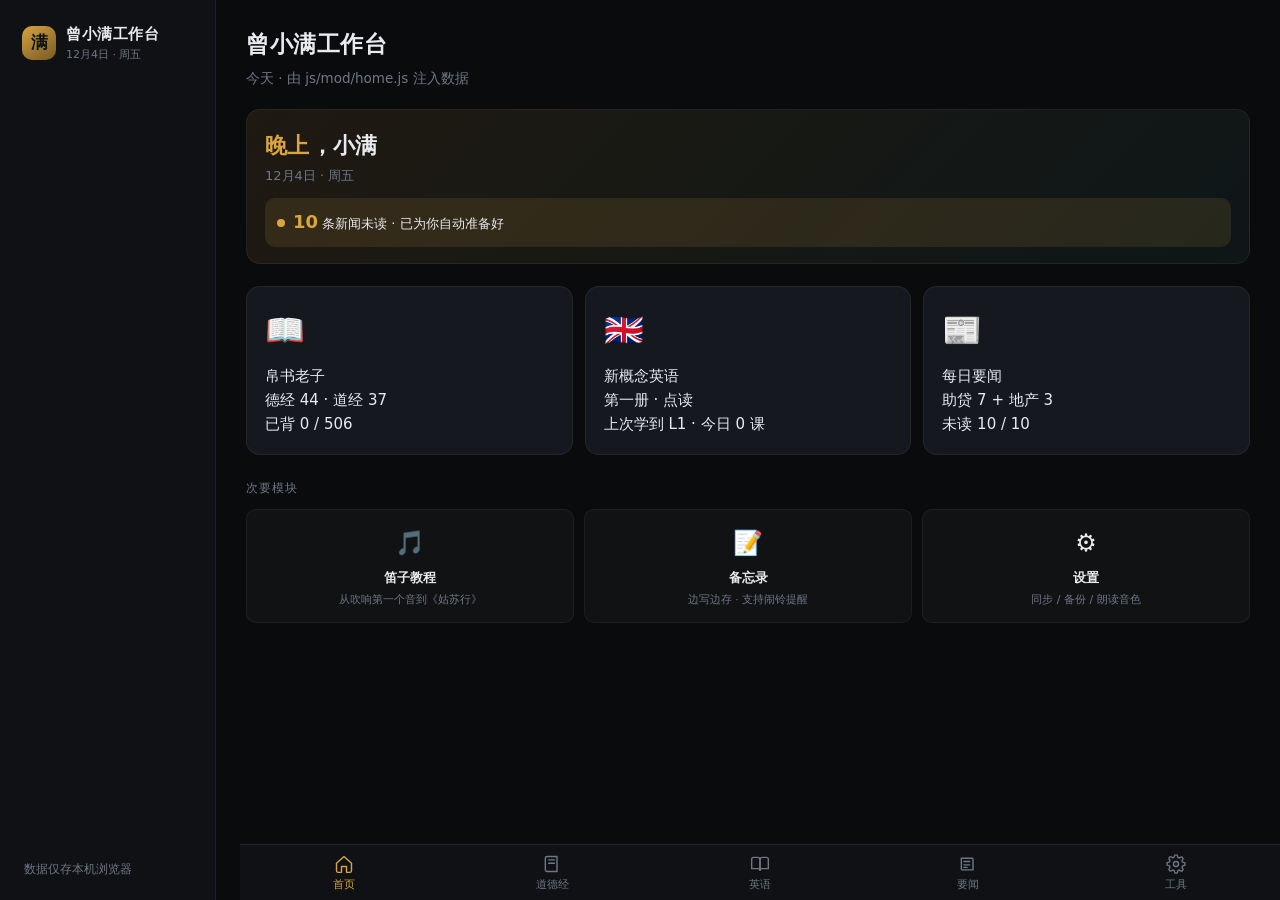
<file: index.html>
<!DOCTYPE html>
<html lang="zh-CN" data-page-node-id="Luz8ak5XFEHIqBhVfdzH4z">
<head data-page-node-id="7lUGBSa52C5rKz70gEhdr4">
<meta charset="UTF-8" data-page-node-id="IwMhmSfh4ZIT3KtiR08w9d">
<meta name="viewport" content="width=device-width, initial-scale=1, viewport-fit=cover" data-page-node-id="08dkoARb58ZtiILYeI0sz1">
<meta name="theme-color" content="#0a0b0d" data-page-node-id="dCWttTe1GUqUoQDDBFRf4I">
<meta http-equiv="Cache-Control" content="no-cache, no-store, must-revalidate" data-page-node-id="1NwEZwRbi9ZlqgXTETFv49">
<title>曾小满工作台</title>
<link rel="manifest" href="manifest.json" data-page-node-id="AVDkP6tYMJr9mOdXj0IAnz">
<link rel="icon" href="img/icon.svg" type="image/svg+xml" data-page-node-id="Hax8AQR1aIvhaW1P1o4qNe">
<link rel="apple-touch-icon" href="img/icon.svg" data-page-node-id="gD5HBX7a0gn1GF2vlXMiFi">
<link rel="stylesheet" href="css/app.css" data-page-node-id="HHECrQnLqqabyIsIvhElID">
</head>
<body data-page-node-id="PocsiNg3I30zT9patgvOGu">

<!-- ============ 侧边导航 ============ -->
<aside class="sidebar" data-page-node-id="FOUEhw876Yixq1wmsqii1W">
  <div class="brand" data-page-node-id="RlIFQmdJxiDcaacjwgnXW1">
    <div class="brand-mark" data-page-node-id="YYNJyfGHpR1i7qrqGJvXm0">满</div>
    <div data-page-node-id="hcUh6gxbhVVAIFBblvk5fF">
      <div class="brand-name" data-page-node-id="RRBYylY0JAmuDzGtoLc6za">曾小满工作台</div>
      <div class="brand-sub" id="todayLabel" data-page-node-id="utsx4I6Cv6FzXMo9dEQek2"></div>
    </div>
  </div>

  <nav class="nav" id="nav" data-page-node-id="cYyTeOq2527cdptrmwfcnu">
    <!-- Portal 形态：侧边导航不再承担模块切换，主入口由首页 Portal 卡片 + 底部 TabBar 承担 -->
  </nav>

  <div class="side-foot" data-page-node-id="GaqgnZpnGIyjDJIwAmcjCl">
    <div class="mini" id="footTip" data-page-node-id="7lds5l53r2eEzRrZGVGs7T">数据仅存本机浏览器</div>
  </div>
</aside>

<!-- ============ 主内容 ============ -->
<main class="main" data-page-node-id="IpF6J9o9ykCHVHRKhxDVGy">

  <!-- ---------- 首页 Portal（静态兜底 + JS 注水） ---------- -->
  <section class="page active" id="page-home" data-page-node-id="a1B2c3D4e5F6g7H8i9J0kL">
    <div class="page-head">
      <h1 class="page-title">曾小满工作台</h1>
      <div class="page-desc" id="homeDate">今天 · 由 js/mod/home.js 注入数据</div>
    </div>
    <noscript>
      <div class="card" style="background:rgba(255,200,80,0.08);border-color:#7a6320">
        本工作台需要 JavaScript 才能交互。请在浏览器开启 JS 后刷新本页。
      </div>
    </noscript>

    <div id="homeHero" class="home-hero">
      <div class="home-hi"><span class="home-time" id="homeTimeOfDay">你好</span>，小满</div>
      <div class="home-date" id="homeDateLabel">—</div>
      <div class="home-unread" id="homeUnread">
        <span class="dot"></span>
        <span id="homeUnreadText">加载中…</span>
      </div>
    </div>

    <div class="home-grid">
      <a class="home-card" data-go="ddj">
        <div class="home-card-icon">📖</div>
        <div class="home-card-title">帛书老子</div>
        <div class="home-card-sub">德经 44 · 道经 37</div>
        <div class="home-card-stats" id="homeCardDdj">已背 0 / 506</div>
      </a>
      <a class="home-card" data-go="nce">
        <div class="home-card-icon">🇬🇧</div>
        <div class="home-card-title">新概念英语</div>
        <div class="home-card-sub">第一册 · 点读</div>
        <div class="home-card-stats" id="homeCardNce">今日已读 0 篇</div>
      </a>
      <a class="home-card" data-go="news">
        <div class="home-card-icon">📰</div>
        <div class="home-card-title">每日要闻</div>
        <div class="home-card-sub">助贷 7 + 地产 3</div>
        <div class="home-card-stats" id="homeCardNews">未读 0 / 10</div>
      </a>
    </div>

    <div class="home-section-title">次要模块</div>
    <div class="home-mini">
      <a class="home-mini-item" data-go="flute">
        <div class="ico">🎵</div>
        <div class="n">笛子教程</div>
        <div class="d">从吹响第一个音到《姑苏行》</div>
      </a>
      <a class="home-mini-item" data-go="memo">
        <div class="ico">📝</div>
        <div class="n">备忘录</div>
        <div class="d">边写边存 · 支持闹铃提醒</div>
      </a>
      <a class="home-mini-item" data-go="settings">
        <div class="ico">⚙️</div>
        <div class="n">设置</div>
        <div class="d">同步 / 备份 / 朗读音色</div>
      </a>
    </div>
  </section>

  <!-- ---------- 道德经 ---------- -->
  <section class="page" id="page-ddj" data-page-node-id="31OmGoAz9QCEC80JoAWCCa">
    <div class="page-head" data-page-node-id="eLjvFNG22IgmmAgTT7pMkk">
      <h1 class="page-title" data-page-node-id="0ZvUp0k6jldNwvorbAGwcO">帛书老子 · 每日六句</h1>
      <div class="page-desc" data-page-node-id="NY0t2izxuMaiyCQZS0EPNK">德经 44 章 · 道经 37 章，全文 506 句，每字带拼音</div>
    </div>

    <div class="stats" data-page-node-id="b12s8wdujOa0xMdr8Pti9c">
      <div class="stat" data-page-node-id="xLproAgnJKEmWam7WGDYxG"><div class="k" data-page-node-id="erCF8qjcOs9PGKFWu5fKD5">连续打卡</div><div class="v" id="ddjStreak" data-page-node-id="ocdso5XiONxVJo6w9fKche">0 <small data-page-node-id="jB84eVoIRiNdeZRzrXEExO">天</small></div></div>
      <div class="stat" data-page-node-id="rdF0NSXWY6C2Gy2saGCWHJ"><div class="k" data-page-node-id="fZf5BsoP7BAAFQLaqdpySP">已背句子</div><div class="v" id="ddjDone" data-page-node-id="lKnUc12gRhxAT4VlheqvDL">0 <small data-page-node-id="TUkG4rjSvs16J0o28RM6Bo">/ 506</small></div></div>
      <div class="stat" data-page-node-id="UuEYYEglg5v8Mlmjjz1g8d"><div class="k" data-page-node-id="3FYgBZDllNf2R50waZKAMi">今日进度</div><div class="v" id="ddjToday" data-page-node-id="BhsAAVXdFwVDLQM83MyOaH">0 <small data-page-node-id="5iq2mJKdgXOlWhLvHurhwj">/ 6</small></div></div>
      <div class="stat" data-page-node-id="KKOPzlFWFGy1lPndNyfc2f"><div class="k" data-page-node-id="CwMTHqP4WyjRCSgZzn8DBj">总进度</div><div class="v" id="ddjPct" data-page-node-id="Qf0wfWhsTuLp2YKSMXMXBz">0<small data-page-node-id="lwC8MhDHdB8LE6ANcYLquT">%</small></div></div>
    </div>
    <div class="bar" style="margin-bottom:18px" data-page-node-id="PEObBfl4a2Vy0JWCaRjDH9"><i id="ddjBar" style="width:0" data-page-node-id="Y1uYtXj2Cwd6hO2FxTr9MI"></i></div>

    <div class="card" id="ddjReviewCard" style="display:none" data-page-node-id="HeeO3gDLRfovTifofQylLi">
      <div class="card-title" data-page-node-id="C1eauwNc4rMzHdKF8uaLUg"><span class="dot" data-page-node-id="M1ObsSgvvWy5BcZOWtleaL"></span>温故昨日<span class="right" data-page-node-id="NU1H4ww9cZjQBXpP4EcT27">先过一遍昨天背的</span></div>
      <div id="ddjReview" data-page-node-id="iRvx27BY5LGgo4oTvti9Lq"></div>
    </div>

    <div class="card" data-page-node-id="IlM28zqVG8EeJEf2uCtqCP">
      <div class="card-title" data-page-node-id="LTkiL56wcvVyGPZaDYUERI">
        <span class="dot" data-page-node-id="zhzaHH922HHMvSupB3S1WW"></span>今日背诵
        <span class="right" id="ddjTodayLabel" data-page-node-id="9kPDpToE8PgbIRaxNCCKof"></span>
      </div>
      <div id="ddjTodayList" data-page-node-id="nfPOTrKHrlR0q47kePS4Ug"></div>
      <div class="row" style="margin-top:14px" data-page-node-id="OE4R2QyMVZhSIFS5XP8fJk">
        <button class="btn primary" id="ddjFinishBtn" data-page-node-id="jMDUCCcsa1bxczxtnxhbhI">今日完成打卡</button>
        <button class="btn" id="ddjSpeakAll" data-page-node-id="ZCBUynaoF9gihbmUv24Qnh">朗读今日</button>
        <button class="btn" id="ddjStopSpeak" data-page-node-id="4AHgn2pce6CxC2na923aFH">停止</button>
        <button class="btn ghost" id="ddjTogglePy" data-page-node-id="FJPmJeAWni1LteJBeRT793">隐藏拼音（自测）</button>
        <button class="btn ghost" id="ddjResetToday" data-page-node-id="HNGli5F81nxnMnwngJU245">换一组</button>
        <label class="page-desc" style="margin-left:auto;white-space:nowrap" data-page-node-id="zzMNLgdsmF2XjVDLViGJat">语速
          <input type="range" id="ddjRate" min="0.5" max="1.3" step="0.05" value="0.95" style="vertical-align:middle" data-page-node-id="iUlbD2YqnbFiJH0tkjrx3K">
        </label>
      </div>
    </div>

    <div class="card" data-page-node-id="d51GjDrVB1B7Gu4zwcLAC2">
      <div class="card-title" data-page-node-id="LAXwdvuWAdGKonvqUktR95"><span class="dot" data-page-node-id="TfNQIPwFGw1e6dOHIFFlFp"></span>通读全文<span class="right" data-page-node-id="WLWCMRnCaNQuDHMhhpo8LA">点击章节点开整章</span></div>
      <div class="row" style="margin-bottom:12px" data-page-node-id="1jFxy1xNEjfnnJvohynlsj">
        <button class="btn sm" data-part="0" data-page-node-id="eaETsxHQVhNJ7UEOPbmBFE">德经（1-44章）</button>
        <button class="btn sm" data-part="1" data-page-node-id="TxruyKezsmFAQZzAp0wHY9">道经（1-37章）</button>
        <span class="page-desc" style="margin-left:6px" id="ddjPartHint" data-page-node-id="UzREjGGmqCbPkF5KGCjOge"></span>
      </div>
      <div class="chapter-grid" id="ddjChapters" data-page-node-id="cB5DfzbAnzK3tNJ7kf8Vv7"></div>
      <div id="ddjChapterView" style="margin-top:16px" data-page-node-id="UqQA2NoK1X5gri2giokhwB"></div>
    </div>
  </section>

  <!-- ---------- 新概念英语 ---------- -->
  <section class="page" id="page-nce" data-page-node-id="bmCJO1aYeGzGluKzhrM2Xh">
    <div class="page-head" data-page-node-id="R32uTrAio8ZznHXLNvamfy">
      <h1 class="page-title" data-page-node-id="BQyCGV0G44cgSYx7U25QEP">新概念英语 · 点读</h1>
      <div class="page-desc" data-page-node-id="JBZYlsdUeY7dJ9W4Oh8DEH">第一册（英语初级）· 点击句子或单词即可朗读</div>
    </div>

    <div class="card" data-page-node-id="SWFUJx8bw78tfFFjCjEEOq">
      <div class="card-title" data-page-node-id="8sUoLsd30ZeVFn5Q29X4fK"><span class="dot" data-page-node-id="n5EXdV2GyA5VS1cJL6SLfI"></span>选择课文<span class="right" id="nceCount" data-page-node-id="ehWjQI09jOlpII5XtwIGY3"></span></div>
      <div class="nce-list" id="nceList" data-page-node-id="7LMKR4i0vpDfHdOBUwX9Ab"></div>
    </div>

    <div class="card" data-page-node-id="pvBBPvD5UNLGJYIpaspX01">
      <div class="card-title" data-page-node-id="ZD0gsbghOwI8jwjaou40MA">
        <span class="dot" data-page-node-id="bCtf6pWLjgWWlhDPdOF4uG"></span><span id="nceTitle" data-page-node-id="1GHVHuaN62F6ZHa2BRWthh">Lesson</span>
        <span class="right" data-page-node-id="ujmYEj32BZOajDTT3CjdRP">
          <label class="page-desc" data-page-node-id="7LC1IsqLK7uCoqKOrgXxOA">语速 <input type="range" id="nceRate" min="0.5" max="1.3" step="0.05" value="0.9" style="vertical-align:middle" data-page-node-id="veLWXm4aF29N3U5EYPTQ25"></label>
        </span>
      </div>
      <div id="nceBody" data-page-node-id="pEplFR8D31ssmTccjYGz1k"></div>
      <div class="row" style="margin-top:14px" data-page-node-id="CD4ej4NL8EshDKiFyizfHb">
        <button class="btn primary" id="ncePlayAll" data-page-node-id="w7me27mdhPnNVRwDvNANi3">整课朗读</button>
        <button class="btn" id="nceStop" data-page-node-id="yiEO4bxmBRkUz1QkHDtqUT">停止</button>
        <button class="btn ghost" id="nceFollow" data-page-node-id="D9lHkYFGfyyuAgUj7srVoL">跟读模式</button>
        <button class="btn ghost" id="nceToggleZh" data-page-node-id="9ehc1xTLYN5J5M3ZajAV5J">隐藏中文</button>
        <button class="btn ghost" id="nceDictation" data-page-node-id="131a9afa5OT6daK37cZvE0">听写模式</button>
        <button class="btn ghost" id="nceDone" data-page-node-id="pEHkQ41FvSeRkFtpju5Wvg">今日已读打卡</button>
      </div>
    </div>

    <div class="card" data-page-node-id="rIS86JebVBA9ilYYKk0ybv">
      <div class="card-title" data-page-node-id="fx8toXKTqgcN2w11uHxJM5"><span class="dot" data-page-node-id="Km1EUMERGLlHYLEoLBqIkv"></span>本课生词<span class="right" data-page-node-id="zs5BN6pU4xcOmhoGPsfxCc">点击朗读</span></div>
      <div class="chapter-grid" id="nceWords" data-page-node-id="7qRE4BVKZhfgXaGx2MFIQS"></div>
    </div>
  </section>

  <!-- ---------- 行业要闻 ---------- -->
  <section class="page" id="page-news" data-page-node-id="cgK8BPpxSJwmBiBj9LCxPF">
    <div class="page-head" data-page-node-id="Y7qe3U4ZHgCeH35kESSzwg">
      <h1 class="page-title" data-page-node-id="2pUjJaRT4hhldyt8yLFy5y">每日要闻</h1>
      <div class="page-desc" data-page-node-id="p3gYQO3bEzPov1JNbPw4AV">助贷 / 信贷政策 · 房地产动态，每天 10 条，自动更新</div>
    </div>

    <div class="stats" data-page-node-id="Is9cJplQxQZxQoT98OgKTG">
      <div class="stat" data-page-node-id="KykWG8bxhA5e2w3PAFl2in"><div class="k" data-page-node-id="z3mOt6r2hbzmD3esWuBoRB">更新日期</div><div class="v" id="newsDate" style="font-size:17px" data-page-node-id="HcTzdFVNjnEzSuUxm8SMBi">—</div></div>
      <div class="stat" data-page-node-id="gcI4LDhU155oFSEOZMDTpE"><div class="k" data-page-node-id="hrKSI0ojXlDI954zkVEFXz">未读</div><div class="v" id="newsUnread" data-page-node-id="j6OgPSidtB33ohZNj43La3">0 <small data-page-node-id="q79Rc3npfHBBq1iao5S6oa">/ 10</small></div></div>
      <div class="stat" data-page-node-id="UEvaSOPNjvGZCksdwEPMY8"><div class="k" data-page-node-id="H2zG45l2H27QJp55GRPdXV">助贷 / 信贷</div><div class="v" id="newsCredit" data-page-node-id="h0ETEi2Ig9V7zpSiMuJa6Y">0 <small data-page-node-id="vz8oaqeLV1ziAaZRa69aM9">条</small></div></div>
      <div class="stat" data-page-node-id="MrpzoOPdxF7o0RDvWaOSGg"><div class="k" data-page-node-id="FfUFQ4dE3E9vh0Y0gyhCYN">房地产</div><div class="v" id="newsProp" data-page-node-id="bIBI8RrX6QHa45kdWEJQiY">0 <small data-page-node-id="Xil3sWHLVhHqER9SlyA1MG">条</small></div></div>
    </div>

    <div class="row" style="margin-bottom:14px" data-page-node-id="XyW4vhnFVqjyLM8zuvdDrV">
      <button class="btn sm" data-group="all" data-page-node-id="lC2zcTCcuGyKEtEEFAsP72">全部</button>
      <button class="btn sm" data-group="credit" data-page-node-id="JFssdYWhr6G0oz3UdJPmFN">助贷 / 信贷</button>
      <button class="btn sm" data-group="property" data-page-node-id="OOnTlL42zRkCcQQmBIOfVQ">房地产</button>
      <button class="btn ghost sm" id="newsReadAll" data-page-node-id="TAdPG4CrbWfMWvCRaxlA1R">全部标记已读</button>
      <button class="btn ghost sm" id="newsRefresh">刷新 ↻</button>
    </div>

    <div id="newsList" data-page-node-id="qYWG9XsMpBwz8Q5pBCisiB"></div>
  </section>

  <!-- ---------- 笛子教程 ---------- -->
  <section class="page" id="page-flute" data-page-node-id="Z0DUJvIIJkSeXrIYmUklBd">
    <div class="page-head" data-page-node-id="EYM59qx4QhAKJTP3wifVhB">
      <h1 class="page-title" data-page-node-id="NA9mBrtRGDPhESsvmkaqsy">自学竹笛</h1>
      <div class="page-desc" id="fluteDesc" data-page-node-id="SFIi9Jn53ObFCizpuaPI0c">从吹响第一个音到《姑苏行》，每课配视频</div>
    </div>

    <div class="stats" data-page-node-id="I2Lt1RqTQL0KU8AABpwAVa">
      <div class="stat" data-page-node-id="RLTHaQsatpRvX2AGQ2Pmyn"><div class="k" data-page-node-id="gaH3VGleJ6492ogzhghaou">已完成</div><div class="v" id="fluteDone" data-page-node-id="VcL1qS9EhtNeBAJ73TqtQQ">0 <small data-page-node-id="KtmWHC3SebgB3dFweUCLbn">/ 20</small></div></div>
      <div class="stat" data-page-node-id="7lbJolfsivVa7vSQjhoXBH"><div class="k" data-page-node-id="wrQutWdArj3cmeiODxEKNh">连续练习</div><div class="v" id="fluteStreak" data-page-node-id="iMXeSRmFqE9hpBzR1uAyCh">0 <small data-page-node-id="HXUtpqiw4cWmvy700U7wSK">天</small></div></div>
      <div class="stat" data-page-node-id="g2W7uhBb5IEbf3hQL4gej1"><div class="k" data-page-node-id="BQnbtD87NxtLC5lKEOcLMs">今日练习</div><div class="v" id="fluteToday" data-page-node-id="9xj004WtyeEG7EQPM6Uomj">未开始</div></div>
    </div>

    <div class="card" data-page-node-id="n1J4ZM6P3h7secWb27VLGh">
      <div class="card-title" data-page-node-id="9OBE2utkmw4txhlAjoauRD"><span class="dot" data-page-node-id="kd5bKOYzdedYswysabZG1f"></span>练习计时<span class="right" id="fluteTotal" data-page-node-id="DWPZOsCqC7YhJbNXbrbj7r"></span></div>
      <div class="row" data-page-node-id="8doVgTE0HdyAKECABrW4cO">
        <button class="btn primary" id="fluteStart" data-page-node-id="Yy7w7gvFxJ9QhCx55atMK9">开始练习</button>
        <button class="btn" id="fluteStopTimer" data-page-node-id="pWxJOd4ffXnqo6pQhInvF8">结束</button>
        <span id="fluteClock" style="font-size:24px;font-weight:700;letter-spacing:1px" data-page-node-id="OpDANUJKheTxQuApH9tgD6">00:00</span>
        <span class="page-desc" data-page-node-id="UdM7erPly65ypZ10gphO8g">今天已练 <b id="fluteMins" data-page-node-id="QKX7QgySbHIobN1HfcVDsb">0</b> 分钟</span>
      </div>
    </div>

    <div id="fluteCourse" data-page-node-id="jdbdQPlfnuFnFP1scmvn94"></div>

    <!-- 练习备忘录（快捷入口，与「备忘录」页共用同一份数据） -->
    <div class="card" id="memoCard" data-page-node-id="v2wknkDn8J7vRkHNUXxeUa">
      <div class="card-title" data-page-node-id="IViMRx1XojeGm1kcBxwonW">
        <span class="dot" data-page-node-id="pVWQL8nC1NpKsYP1FBGwMY"></span>练习备忘
        <span class="right" id="memoCount" data-page-node-id="GKyYFZxGFkXsATBBEhxKLJ"></span>
      </div>
      <div class="memo-form" data-page-node-id="fvEddNTqApDorrPkmyIhzF">
        <div class="row" data-page-node-id="6M5DemOVK9F1Ozx3DGgZVu">
          <input id="memoQuickText" class="inp" maxlength="200" style="flex:1;min-width:180px" placeholder="随手记一条：今晚练五声音阶 10 分钟…" data-page-node-id="0eeaHiAcDHGshqspwAfWKV" />
          <input type="time" id="memoQuickTime" class="inp sm" title="闹铃时间（可空）" data-page-node-id="bawtWdtsFhwQjzwUXEjm7V" />
          <button class="btn primary sm" id="memoQuickAdd" data-page-node-id="XUrLUxaLAsK9MFMUE0LLAI">添加</button>
        </div>
        <div class="page-desc" style="margin-top:6px" data-page-node-id="DrjQpaKtzCyLm23KgmILw2">日期自动记今天 · 填时间即设闹铃 · <a href="javascript:;" id="memoGo" data-page-node-id="SCqbXp1hV94KrId7prOgL3">打开完整备忘录 →</a></div>
      </div>
      <div id="memoQuickList" data-page-node-id="7P5j8raS1TbLcOHFpjNVYA"></div>
    </div>

    <div class="card" data-page-node-id="moNy3cBCor6buGJB6Wvjef">
      <div class="card-title" data-page-node-id="PWxGHFRftpZWNgcK89Xp3S"><span class="dot" data-page-node-id="rEWCiZCf0hVVGQRx4MeG1q"></span>筒音作 5 指法表<span class="right" data-page-node-id="DIMtqqFIjrQbv0JmDRXDkc">● 按孔　○ 开孔</span></div>
      <table class="finger-table" data-page-node-id="iy0AkKfuZHL1IDqOnfmMPM">
        <thead data-page-node-id="cnz2IlFE6yAp171fI40DvS"><tr data-page-node-id="QL3roMcvjsFXyjn2z4xfWR"><th data-page-node-id="rRpoaxxxAuKtiF5qc8kUjo">音</th><th data-page-node-id="hE7wCY4EIwn4s4KS2niSkd">第1孔</th><th data-page-node-id="DUqLAP1QPhDWvUzDTaWzTJ">第2孔</th><th data-page-node-id="VRLPoqf9MB2s5bPdwQ8LUa">第3孔</th><th data-page-node-id="tG91rVQJx2oMkKIa3HQzpf">第4孔</th><th data-page-node-id="5Kd50GtJAzF5cKDqW7sBDX">第5孔</th><th data-page-node-id="wGLfj53cGoYEV6EApyZFAR">第6孔</th></tr></thead>
        <tbody id="fingerBody" data-page-node-id="gynHsqSKqHqnAhwxWme7of"></tbody>
      </table>
    </div>
  </section>

  <!-- ---------- 备忘录 ---------- -->
  <section class="page" id="page-memo" data-page-node-id="OPgixPLgT5sffTansN58Bn">
    <div class="page-head" data-page-node-id="GmV5ECAFVutmqy8RPczRWx">
      <h1 class="page-title" data-page-node-id="OXDcuceJgiJBrOMwfy1LEv">备忘录</h1>
      <div class="page-desc" data-page-node-id="SHuOFAieJmURigQmDsBRIb">像 iPhone 备忘录一样随手记 · 边写边存 · 日期自动生成</div>
    </div>

    <div class="stats" data-page-node-id="30st7QrndCWfythTYFCs3F">
      <div class="stat" data-page-node-id="HxwF88BHVqF6NvYBr6oHeO"><div class="k" data-page-node-id="GfqaC1NMedudHTTKYUMxQ7">全部</div><div class="v" id="memoStatAll" data-page-node-id="fI7OGzbemnxJhZCPEt8Giq">0 <small data-page-node-id="ODoJ7Fyl3kx22rU0xIVIIA">条</small></div></div>
      <div class="stat" data-page-node-id="iC1fUF9mexE5CAgOH99C76"><div class="k" data-page-node-id="jPzFjq7TKeOkCpK7g8FKCt">今天写</div><div class="v" id="memoStatToday" data-page-node-id="1Jh5OoPDcdgtULxvLpmKTu">0 <small data-page-node-id="okPR9op3R66ZgAfiHWOic4">条</small></div></div>
      <div class="stat" data-page-node-id="qyEM8e6ioIom317HBhydj0"><div class="k" data-page-node-id="rrjVouMdrMmDbNBOgisTY1">待办</div><div class="v" id="memoStatOpen" data-page-node-id="g2DAo62BN0cFsIfbcQyXRD">0 <small data-page-node-id="R7XDNwTDX87zP9jNCwJA9f">条</small></div></div>
      <div class="stat" data-page-node-id="piAhwEwPqQwKQzdkGk7ugU"><div class="k" data-page-node-id="SDVXzGNhgNyZxHoUySGWe2">已完成</div><div class="v" id="memoStatDone" data-page-node-id="rlAlVH6RqkvgBsHlNyZkbJ">0 <small data-page-node-id="iumjLzu4ZXF4ywKre4G7pu">条</small></div></div>
    </div>

    <div class="memo-app" id="memoApp" data-page-node-id="ozJBoSF2vF7phT7uRvBh5C">
      <!-- 左：便签列表 -->
      <div class="memo-side" data-page-node-id="2en98AKipk7lOJp3DGnCkT">
        <div class="memo-top" data-page-node-id="312Va43Mbz2AaWxOnALHTy">
          <input id="memoSearch" class="inp sm" placeholder="搜索备忘…" style="flex:1;min-width:0" data-page-node-id="fQAuvkTIC1EMi86xEzLjXz">
          <button class="btn primary sm" id="memoNew" data-page-node-id="870JBIpFVEj3XtQ6GgsQVP">＋ 新建</button>
        </div>
        <div class="row" id="memoFilter" style="gap:6px;padding:0 2px 8px" data-page-node-id="GGlwt8oO0HNAiEw8h4EZ47">
          <button class="btn sm" data-f="all" data-page-node-id="mQD8lSgbZPjuwBD9YpTQzF">全部</button>
          <button class="btn sm" data-f="open" data-page-node-id="fsV9yyYJnlzVSYU0MRKisH">待办</button>
          <button class="btn sm" data-f="done" data-page-node-id="UpFnjFAhoBLQjAzDEgXF2p">已完成</button>
          <button class="btn sm ghost" id="memoClearDone" style="margin-left:auto" data-page-node-id="AXmFhCQLNhm9EXK24lgNLo">清已完</button>
        </div>
        <div id="memoNotes" class="memo-notes" data-page-node-id="GT764fpsdjClkqkG4bqBHd"></div>
      </div>

      <!-- 右：编辑区 -->
      <div class="memo-pane" data-page-node-id="B398ecJbBqmgDDMlYz4GVu">
        <div id="memoEditor" class="memo-editor" style="display:none" data-page-node-id="3GoRunnk6sngLtiLEv1Gyy">
          <div class="memo-ed-top" data-page-node-id="RMEjFzUIr8nGVNk01vtx89">
            <button class="btn sm ghost memo-back" id="memoBack" data-page-node-id="Q6pXTUg7BwLLBHiCBmGz0U">‹ 返回</button>
            <span class="memo-ed-date" id="memoEdDate" data-page-node-id="Nyr7R21E4bLKB7FDxb6Cbz"></span>
            <span class="memo-saved" id="memoSaved" data-page-node-id="FFw9nWWqzYSqVMfmJZOcVi"></span>
            <span class="memo-ed-acts" data-page-node-id="cpKsIt3J38EzT1CiSrvd0x">
              <button class="btn sm" id="memoDone" data-page-node-id="xRWsJRun2k96VPzWGvdsdc">标记完成</button>
              <button class="btn sm ghost" id="memoPin" data-page-node-id="6ikRKDocifhMajctPxah7x">置顶</button>
              <button class="btn sm ghost" id="memoDel" style="color:#e05252;border-color:#4a2626" data-page-node-id="LWEXWNXh5XipqegvAXDrAa">删除</button>
            </span>
          </div>
          <div class="row" style="gap:8px;padding:0 2px 10px" data-page-node-id="aoXeSAYmkJ63e881wJhL9l">
            <label class="memo-field" data-page-node-id="mVYlIDKoL2AGEnruQTl1dk">日期<input type="date" id="memoEdDay" class="inp sm" data-page-node-id="zntGorw8DiIvgrISyTJ0GZ"></label>
            <label class="memo-field" data-page-node-id="3MDgEa3yTLTRGzcJTihT7A">闹铃<input type="time" id="memoEdTime" class="inp sm" data-page-node-id="QAzchRLR9wwBrMVlDp4AL6"></label>
            <button class="btn sm ghost" id="memoBell" data-page-node-id="QEjyWF8dF7IW4KzPYrPeUW">开启通知</button>
            <button class="btn sm ghost" id="memoTest" data-page-node-id="4IHA8OOXlq0lBqCCqQaf9h">试听铃声</button>
            <span class="page-desc" id="memoPerm" data-page-node-id="m5DyPa3SBPNoPIn1Vx1X71"></span>
          </div>
          <textarea id="memoEdText" class="memo-ta" placeholder="写点什么…&#10;第一行会作为标题，随时写随时存"></textarea>
        </div>
        <div id="memoEmpty" class="empty" data-page-node-id="CLgBp5p4C1FwB2O8kUlb6F">左边选一条，或点「＋ 新建」写一条</div>
      </div>
    </div>
  </section>

  <!-- ---------- 工具（次要模块入口） ---------- -->
  <section class="page" id="page-tools" data-page-node-id="ToolSPag001AaaBBccDDee">
    <div class="page-head" data-page-node-id="T01HeadAAxx">
      <h1 class="page-title" data-page-node-id="T01TitlAAxx">工具</h1>
      <div class="page-desc" data-page-node-id="T01DescAAxx">次要模块集中入口 · 笛子 / 备忘录 / 设置</div>
    </div>
    <div class="home-mini" style="display:grid;grid-template-columns:repeat(auto-fill,minmax(220px,1fr));gap:12px">
      <a class="home-mini-item" data-go="flute">
        <div class="ico">🎵</div>
        <div class="n">笛子教程</div>
        <div class="d">从吹响第一个音到《姑苏行》</div>
      </a>
      <a class="home-mini-item" data-go="memo">
        <div class="ico">📝</div>
        <div class="n">备忘录</div>
        <div class="d">边写边存 · 支持闹铃提醒</div>
      </a>
      <a class="home-mini-item" data-go="settings">
        <div class="ico">⚙️</div>
        <div class="n">设置</div>
        <div class="d">同步 / 备份 / 朗读音色</div>
      </a>
    </div>
  </section>

  <!-- ---------- 设置 ---------- -->
  <section class="page" id="page-settings" data-page-node-id="LCpTY5JuagyiiGu9Fllf2v">
    <div class="page-head" data-page-node-id="yaDMYZaoFKLIJnCEzfAUON">
      <h1 class="page-title" data-page-node-id="wlxGmWxf0X6UwqaXuibDPI">设置</h1>
      <div class="page-desc" data-page-node-id="d553rmsS6AHZMoDEzBh3iC">所有数据保存在本机浏览器，可导出备份</div>
    </div>

    <div class="card" data-page-node-id="KnNbwcy9upx09uQbuOhEBJ">
      <div class="card-title" data-page-node-id="EZnObWZ6tAE4R6SLCh2AIE"><span class="dot" data-page-node-id="3iuX2IBxjX8WQdElPhYg2k"></span>外观</div>
      <div class="setting-row" data-page-node-id="5yl44ThS6gaxqt2LfAUQqR">
        <div class="label" data-page-node-id="NZu3aImt1tsQFxxUeDAiba"><div class="n" data-page-node-id="4a9okcPZDEFRFu0k9FJ0yo">主题主色</div><div class="d" data-page-node-id="gcukEFW8L3bNPRCXkz74Tm">黑色背景下的强调色</div></div>
        <div class="swatches" id="swatches" data-page-node-id="pDwB11Y6NB0DGfJDQEbA0o"></div>
      </div>
      <div class="setting-row" data-page-node-id="IoX1jOn2r1qPfoCdkysXA0">
        <div class="label" data-page-node-id="a5BX0nWsCKy3iNA4Xi6CC6"><div class="n" data-page-node-id="62sghCaMHZjffqSK3peYyC">道德经正文字号</div><div class="d" data-page-node-id="UbravynA0C1BK7nRfvoxut">手机上建议 17-19</div></div>
        <input type="number" id="setDdjSize" min="15" max="30" step="1" style="width:90px" data-page-node-id="qHAzn3o9CYHHOyzt4512Qh">
      </div>
    </div>

    <div class="card" data-page-node-id="aHTKxSyze7B41BhvEEg95g">
      <div class="card-title" data-page-node-id="xHAhxc3tqKMB7Kg95Vw9j7"><span class="dot" data-page-node-id="298xHa8iE5MHxJpKnAW9vR"></span>学习计划</div>
      <div class="setting-row" data-page-node-id="4kx2Q2jkusQ3MVSMPjGVcA">
        <div class="label" data-page-node-id="BQqOx4NvJknC9NYldCIeoc"><div class="n" data-page-node-id="f1e4luFW4o6rSIWsbyYidI">每日背诵句数</div><div class="d" data-page-node-id="jKpZHjIQhHn8umi98M56Mz">默认 6 句</div></div>
        <input type="number" id="setPerDay" min="1" max="30" step="1" style="width:90px" data-page-node-id="5C2E4AYs7KlSv59XTtIJes">
      </div>
      <div class="setting-row" data-page-node-id="Xn91oWxbu5sN2eLkLF7nHw">
        <div class="label" data-page-node-id="ogpT5e7PASCcjRuYjgqgGj"><div class="n" data-page-node-id="jmjBDIFgzfFjdCb4FQThdN">朗读语音</div><div class="d" data-page-node-id="ajrdTaGh4bsJNYaKg1iQCZ">道德经中文朗读音色</div></div>
        <select id="setVoice" data-page-node-id="kOVxWZAF7cxHYUiYuemUgI"></select>
      </div>
    </div>

    <div class="card" data-page-node-id="S6x9PAC207fVnhrvcYVh7s">
      <div class="card-title" data-page-node-id="XA0rLdonxygj2wIYnPXke6"><span class="dot" data-page-node-id="Redqk3W00H2AWCOQpgxWXB"></span>数据</div>
      <div class="setting-row" data-page-node-id="bFkaZ14PenG6dOhfchiTZ8">
        <div class="label" data-page-node-id="FW9gVG3eXhyrKqBuCb3luw"><div class="n" data-page-node-id="LfU9MDCpRi2AfNW2sOrnSf">导出备份</div><div class="d" data-page-node-id="cfHxv5rwHGths0g305FALf">把打卡记录导出成 JSON 文件</div></div>
        <button class="btn" id="btnExport" data-page-node-id="nn743DFHRejWNpnEfcv1FD">导出</button>
      </div>
      <div class="setting-row" data-page-node-id="hBIyWzJEAlfxQBa7J7r5H4">
        <div class="label" data-page-node-id="LtYk5BAas9iOGwBT6pjMOc"><div class="n" data-page-node-id="60SeMew0ylErZzGdYAh2Rp">导入备份</div><div class="d" data-page-node-id="UedneCtc1fpS1GP4CRIjKd">选择之前导出的 JSON 文件</div></div>
        <button class="btn" id="btnImport" data-page-node-id="ugIavbaObXYNV0awU7sktb">导入</button>
        <input type="file" id="fileImport" accept="application/json" style="display:none" data-page-node-id="HaWl5FL7emmN1Nm7Jjx9I2">
      </div>
      <div class="setting-row" data-page-node-id="1xUT5ZYEGKaPFlpZKJrsrv">
        <div class="label" data-page-node-id="J1XKWSS8bfw1BhPdyAW3js"><div class="n" data-page-node-id="yUDTmcAeDtvxXZknPIHdQy">清空全部记录</div><div class="d" data-page-node-id="nxQXApKHfpJYFVZXZXTWc9">不可恢复</div></div>
        <button class="btn" id="btnClear" style="border-color:#5a2b2b;color:#e05252" data-page-node-id="XdDY1PMW3lXabr9bv01jGp">清空</button>
      </div>
    </div>

    <div class="card" data-page-node-id="jDp1pClYc9bKNb5XcILVqk">
      <div class="card-title" data-page-node-id="AhpMqLlZGuMsAZJE1qTFZz"><span class="dot" data-page-node-id="Al5NDfUFUYzQKfhGA9uumt"></span>跨设备同步<span class="right" id="syncState" data-page-node-id="vrrABvyJrkJJMnviUcpWJr">未开启</span></div>
      <div class="setting-row" data-page-node-id="ihF35t6bEpIDXy3W0GRwMt">
        <div class="label" data-page-node-id="dTEfbR918AsHVtaubLvma6"><div class="n" data-page-node-id="cB43rzV2OiqL5PSwEKJDEM">手机 / 电脑自动同步</div><div class="d" data-page-node-id="ejovGelgtkWSV5uGDl2rGG">已读、打卡、备忘录在多台设备间自动同步；数据存你自己的 GitHub 仓库，密钥只留在本机</div></div>
        <button class="btn" id="syncSetup" data-page-node-id="HJKDjOGRj2DPRsD5qaMGIt">开启同步</button>
      </div>
      <div class="setting-row" data-page-node-id="fJJgBPQDOqfCf7H1PEEwgc">
        <div class="label" data-page-node-id="CHDFSlsKKk6TYSnwQdCIp8"><div class="n" data-page-node-id="WiTLRxQGAYgGBSOIWSuVUN">立即同步</div><div class="d" data-page-node-id="U5RLPARvHFPmoJsg6jr4E8">马上和云端合并一次（取并集，不会互相覆盖）</div></div>
        <button class="btn" id="syncNow" data-page-node-id="sPinP5OtKQbADaF0r6Cs46">同步</button>
      </div>
      <div class="setting-row" data-page-node-id="BjABNdcksfgamlHrw6QagH">
        <div class="label" data-page-node-id="s7P01eKiont5kClupi1lPI"><div class="n" data-page-node-id="Gc0Tn7ZUSh4O5GDiDzOWtM">配对另一台设备</div><div class="d" data-page-node-id="mpPhCCgjAUb1rcDYthcCXA">复制链接发到手机或电脑打开，即自动完成配对</div></div>
        <button class="btn" id="syncPair" data-page-node-id="O9VddlKSP9kI91z785X5pQ">复制配对链接</button>
      </div>
      <div class="setting-row" data-page-node-id="ATlTQFQMBsHGfEX5zlFm5r">
        <div class="label" data-page-node-id="JJLa3DwTTdCG2cGhMaUTgg"><div class="n" data-page-node-id="vcALMhW46DIGs8mA0j7jQs">关闭同步</div><div class="d" data-page-node-id="2bP79KBrrzzlFvtxn9sWcs">本机数据保留，仅停止同步</div></div>
        <button class="btn" id="syncOff" style="border-color:#5a2b2b;color:#e05252" data-page-node-id="xduoEXsFP7w91Cqz9sMEGV">关闭</button>
      </div>
      <div id="syncPairBox" data-page-node-id="p2lOrDry1xrXoud0gNXfqL"></div>
      <div class="page-desc" id="syncTip" style="margin-top:10px" data-page-node-id="HIdeT0AICEHnLgFRJeTeA8"></div>
    </div>

    <div class="card" data-page-node-id="ZwRUck7FHqPH6Vf4sMCWXw">
      <div class="card-title" data-page-node-id="bbawgokdMl7JKJRLQ5JSna"><span class="dot" data-page-node-id="dFqBczWnLJy8gxE7prlhRw"></span>版本与更新<span class="right" id="verLabel" data-page-node-id="xTJJ6DBqT9Rc0RiFtQQK7H">v1.6</span></div>
      <div class="setting-row" data-page-node-id="aEbtd1FBmRjbnr8NnMRzMK">
        <div class="label" data-page-node-id="CnA8nTOkIRsF2opLbEepym"><div class="n" data-page-node-id="kAU1qhuclOZgaoQwJ7wjeq">强制刷新到最新版</div><div class="d" data-page-node-id="QB6n3eykLdWSPSCBnUWe7C">页面没变化时点一下，会清掉离线缓存并重新加载</div></div>
        <button class="btn" id="btnUpdate" data-page-node-id="spNmFMEZgIFdRj87rsd5Px">刷新</button>
      </div>
    </div>

    <div class="card" data-page-node-id="DCuxOCogR2h9XJOIDL5X3Q">
      <div class="card-title" data-page-node-id="61P1vjuoE5VEOfkCvDKljj"><span class="dot" data-page-node-id="Yl2VhbG69cTLs41Z2ynrVl"></span>说明</div>
      <div class="page-desc" style="line-height:1.9" data-page-node-id="RU3pn1ETGfBPcAlPYtUAZe">
        · 老子文本依帛书甲、乙本整理本录入，德经在前、道经在后，与传世本次序不同；异体字、借字保留帛书原貌，个别字与常见通行本有出入，供背诵参考。<br data-page-node-id="3IjVQlWNmUwofYPt9NJRoH">
        · 拼音由脚本自动生成并做多音字人工校正，其中「一」「不」按普通话变调规则标注。<br data-page-node-id="IMPKN5FU8FZHyBfqiwvRrO">
        · 备忘录：日期自动记今天，填闹铃时间后到点提醒（需先开启通知）；数据只存本机。
        · 点读使用浏览器内置语音合成，Chrome / Edge / Safari 效果最佳。
      </div>
    </div>
  </section>
</main>

<!-- ============ 移动端底部导航 ============ -->
<nav class="tabbar" id="tabbar" data-page-node-id="25qydMxgOPjydSBtknLHnu">
  <button class="tab active" data-page="home" data-page-node-id="HOMeTab001AaaBBccDDee">
    <svg viewBox="0 0 24 24" fill="none" stroke="currentColor" stroke-width="1.7" stroke-linecap="round" stroke-linejoin="round"><path d="M3 11l9-8 9 8v9a2 2 0 0 1-2 2h-4v-7h-6v7H5a2 2 0 0 1-2-2z"/></svg>
    首页
  </button>
  <button class="tab" data-page="ddj" data-page-node-id="oqK0U6nLusAWhB7B0ash2N">
    <svg viewBox="0 0 24 24" fill="none" stroke="currentColor" stroke-width="1.7" stroke-linecap="round" data-page-node-id="gTWzxPz8CVrqA6SvGJ5RJ7"><path d="M4 5a2 2 0 0 1 2-2h12v18H6a2 2 0 0 1-2-2z" data-page-node-id="X82bdiLfjSC7XDZAko6JnU"/><path d="M8 7h7M8 11h7" data-page-node-id="mILYKgA2BtpRSlIsxwDY0h"/></svg>
    道德经
  </button>
  <button class="tab" data-page="nce" data-page-node-id="eGwgURoGTm1i2ESHfUYVno">
    <svg viewBox="0 0 24 24" fill="none" stroke="currentColor" stroke-width="1.7" stroke-linecap="round" data-page-node-id="G9FgAlYomZuCu6tN32PFDm"><path d="M2 6.5A2.5 2.5 0 0 1 4.5 4H9a3 3 0 0 1 3 3v13a2.5 2.5 0 0 0-2.5-2.5H2z" data-page-node-id="uftr1WRp5fm15LpLSedW6a"/><path d="M22 6.5A2.5 2.5 0 0 0 19.5 4H15a3 3 0 0 0-3 3v13a2.5 2.5 0 0 1 2.5-2.5H22z" data-page-node-id="QEE1HFh6jinfiU1HNozaCi"/></svg>
    英语
  </button>
  <button class="tab" data-page="news" data-page-node-id="51GlCyjIxGijP1wD9bD93A">
    <svg viewBox="0 0 24 24" fill="none" stroke="currentColor" stroke-width="1.7" stroke-linecap="round" data-page-node-id="CMgWL0ZqW5JALJVIMSnuGE"><path d="M4 5h13a1 1 0 0 1 1 1v13H5a1 1 0 0 1-1-1z" data-page-node-id="CHaalTaOFLpMS4353fiyUr"/><path d="M7 9h7M7 13h7M7 16h4" data-page-node-id="E2H0XsOHJ5pH2Xo3XezjXv"/></svg>
    要闻
  </button>
  <button class="tab" data-page="tools" data-page-node-id="ToolSbar001FFggHHiiJJ">
    <svg viewBox="0 0 24 24" fill="none" stroke="currentColor" stroke-width="1.7" stroke-linecap="round" stroke-linejoin="round"><circle cx="12" cy="12" r="3"/><path d="M19.4 15a1.7 1.7 0 0 0 .34 1.87l.06.06a2 2 0 1 1-2.83 2.83l-.06-.06a1.7 1.7 0 0 0-1.87-.34 1.7 1.7 0 0 0-1 1.56V21a2 2 0 1 1-4 0v-.09a1.7 1.7 0 0 0-1.1-1.56 1.7 1.7 0 0 0-1.87.34l-.06.06a2 2 0 1 1-2.83-2.83l.06-.06a1.7 1.7 0 0 0 .34-1.87 1.7 1.7 0 0 0-1.56-1H3a2 2 0 1 1 0-4h.09A1.7 1.7 0 0 0 4.6 8.6a1.7 1.7 0 0 0-.34-1.87l-.06-.06a2 2 0 1 1 2.83-2.83l.06.06a1.7 1.7 0 0 0 1.87.34H9a1.7 1.7 0 0 0 1-1.56V3a2 2 0 1 1 4 0v.09a1.7 1.7 0 0 0 1 1.56 1.7 1.7 0 0 0 1.87-.34l.06-.06a2 2 0 1 1 2.83 2.83l-.06.06a1.7 1.7 0 0 0-.34 1.87V9a1.7 1.7 0 0 0 1.56 1H21a2 2 0 1 1 0 4h-.09a1.7 1.7 0 0 0-1.51 1z"/></svg>
    工具
  </button>
</nav>

<!-- ============ 新闻站内阅读面板（点开不跳走，主页面不变） ============ -->
<div class="news-reader" id="newsReader" hidden>
  <div class="nr-backdrop" data-nr-close></div>
  <div class="nr-panel" role="dialog" aria-modal="true">
    <div class="nr-head">
      <span class="nr-tag" id="nrTag"></span>
      <button class="nr-close" id="nrClose" data-nr-close aria-label="关闭" data-page-node-id="nrCloseBtn">✕</button>
    </div>
    <h2 class="nr-title" id="nrTitle"></h2>
    <div class="nr-meta" id="nrMeta"></div>
    <div class="nr-body" id="nrBody"></div>
    <div class="nr-foot">
      <button class="btn ghost" id="nrMark" data-nr-read>标为已读</button>
      <button class="btn" data-nr-close>关闭</button>
      <a class="nr-search" id="nrSearch" href="#" target="_blank" rel="noopener">搜原文 ↗</a>
    </div>
  </div>
</div>

<div class="toast" id="toast" data-page-node-id="7UQrwUfcwj99SyZGqWxbgp"></div>

<script src="js/data/daodejing.js"></script>
<script src="js/data/nce.js"></script>
<script src="js/data/news.js"></script>
<script src="js/data/flute.js"></script>
<script src="js/store.js"></script>
<script src="js/mod/ddj.js"></script>
<script src="js/mod/home.js"></script>
<script src="js/mod/nce.js"></script>
<script src="js/mod/news.js"></script>
<script src="js/mod/flute.js"></script>
<script src="js/mod/memo.js"></script>
<script src="js/sync.js"></script>
<script src="js/app.js"></script>
</body>
</html>
</file>
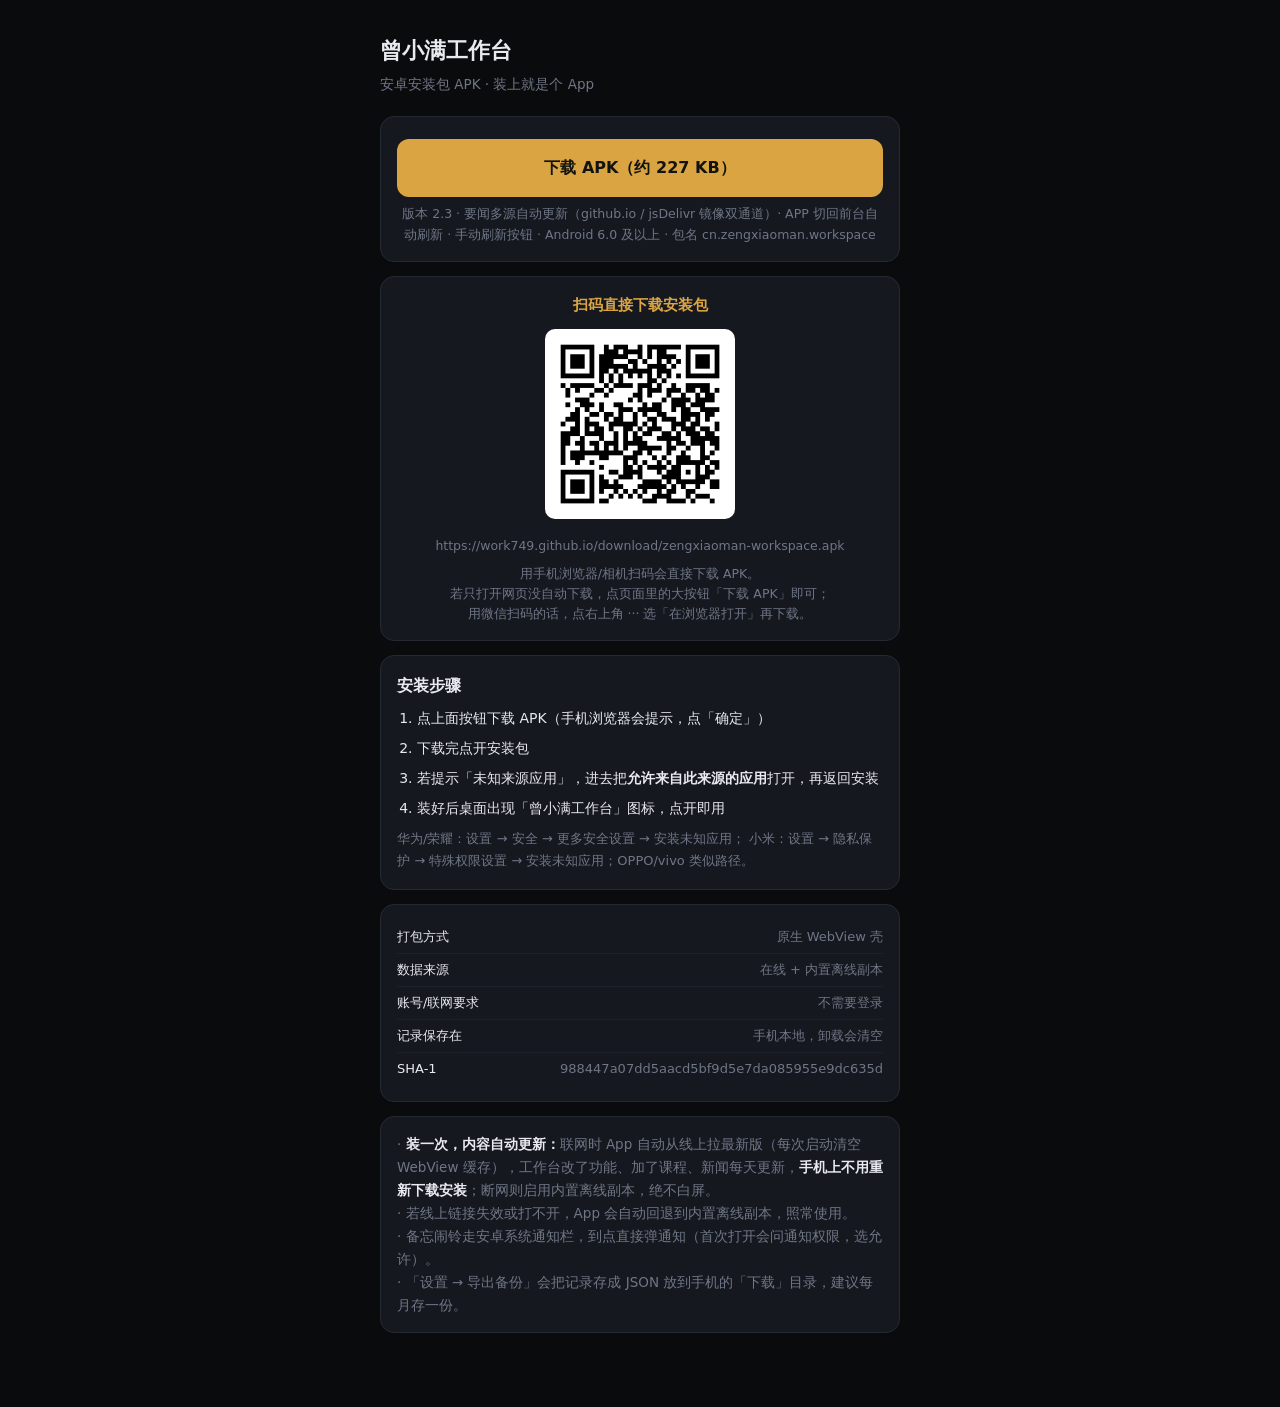
<file: download/index.html>
<!DOCTYPE html>
<html lang="zh-CN" data-page-node-id="FZHudWdxpNG8xS4ur5dEpx">
<head data-page-node-id="Bbhdw3DfifPLfb5vAsWpBW">
<meta charset="UTF-8" data-page-node-id="GoTeh2CFRmF05FGMzeOqqE">
<meta name="viewport" content="width=device-width, initial-scale=1" data-page-node-id="s1JIkwl5RlBEpSlUlVa4xC">
<title>曾小满工作台 · 安卓版下载</title>
<style>
  :root{ --bg:#0a0b0d; --card:#15181e; --line:#242933; --text:#e8eaef; --dim:#6f7686; --accent:#d9a441; }
  *{box-sizing:border-box}
  body{margin:0;background:var(--bg);color:var(--text);
    font-family:"PingFang SC","Microsoft YaHei",system-ui,sans-serif;line-height:1.7;padding:24px 16px 60px}
  .wrap{max-width:520px;margin:0 auto}
  h1{font-size:22px;margin:8px 0 4px}
  .sub{color:var(--dim);font-size:13.5px;margin-bottom:20px}
  .card{background:var(--card);border:1px solid var(--line);border-radius:14px;padding:16px;margin-bottom:14px}
  .btn{display:block;text-align:center;background:var(--accent);color:#12140f;font-weight:700;
    padding:15px;border-radius:12px;text-decoration:none;font-size:16px;margin:6px 0 4px}
  .btn:hover{filter:brightness(1.08)}
  .meta{font-size:12.5px;color:var(--dim);text-align:center;margin-top:6px}
  ol{padding-left:20px;margin:8px 0;font-size:14px}
  li{margin-bottom:6px}
  .kv{display:flex;justify-content:space-between;font-size:13px;padding:5px 0;border-bottom:1px solid var(--line-soft,#1d222a)}
  .kv:last-child{border-bottom:none}
  .kv span:last-child{color:var(--dim)}
  code{background:#0f1114;padding:1px 6px;border-radius:5px;font-size:12px}
</style>
</head>
<body data-page-node-id="OATYRWOLYTrra3SHEVDknW">
<div class="wrap" data-page-node-id="0J851I9boACKlAKKzmVmFA">
  <h1 data-page-node-id="2Dfq2oPtdVmJDG8JV2KJeJ">曾小满工作台</h1>
  <div class="sub" data-page-node-id="mCLJLOhb4qCccBeOM5FUo4">安卓安装包 APK · 装上就是个 App</div>

  <div class="card" data-page-node-id="fFjO3uCp242OxXDrTWq1zL">
    <a class="btn" href="zengxiaoman-workspace.apk" download data-page-node-id="PPRA48YAv7DD4CfbaNsl61">下载 APK（约 227 KB）</a>
    <div class="meta" data-page-node-id="ueHhpzkD6itz74hrBw6dUG">版本 2.3 · 要闻多源自动更新（github.io / jsDelivr 镜像双通道）· APP 切回前台自动刷新 · 手动刷新按钮 · Android 6.0 及以上 · 包名 cn.zengxiaoman.workspace</div>
  </div>

  <div class="card" style="text-align:center" data-page-node-id="Sl7oc1pWmNMcUv9r0XCmJG">
    <div style="font-size:15px;font-weight:700;margin-bottom:10px;color:var(--accent)" data-page-node-id="lQxLDIY4FnxLjx4TbKugMV">扫码直接下载安装包</div>
    <img src="安卓下载二维码.png" alt="二维码" style="width:190px;height:190px;border-radius:10px;background:#fff;padding:6px" data-page-node-id="RVb4uaqqVIWUeaDDnXdxCA">
    <div class="meta" style="margin-top:8px;word-break:break-all" data-page-node-id="ZZ94AryhWycxLCMXKsKrLB">https://work749.github.io/download/zengxiaoman-workspace.apk</div>
    <div style="font-size:12.5px;color:var(--dim);margin-top:8px;line-height:1.6" data-page-node-id="Kt15Ggs2tHYB2GwgbgUt9C">用手机浏览器/相机扫码会直接下载 APK。<br data-page-node-id="OzfhTYUypoDH927HTZpnyH">若只打开网页没自动下载，点页面里的大按钮「下载 APK」即可；<br data-page-node-id="rVpIqd7tTiKAChinbZDNGT">用微信扫码的话，点右上角 ··· 选「在浏览器打开」再下载。</div>
  </div>

  <div class="card" data-page-node-id="x8r0iR0i9bpVqcvlD0CI5Y">
    <b data-page-node-id="6loBDbQhRrFNqDfDVGfhSk">安装步骤</b>
    <ol data-page-node-id="2BRZyDvdo0AV8GKAJRbi1l">
      <li data-page-node-id="Icfnnfr3liM0iGD99Y5OwI">点上面按钮下载 APK（手机浏览器会提示，点「确定」）</li>
      <li data-page-node-id="XY6gBAuXO1suuKtRNzg745">下载完点开安装包</li>
      <li data-page-node-id="Ylt7i9Zzr0Z5IMO7oy2vH1">若提示「未知来源应用」，进去把<b data-page-node-id="ZlwM1nkv4bx2C06ZBtmK0E">允许来自此来源的应用</b>打开，再返回安装</li>
      <li data-page-node-id="7HT4Un6SgXEmw1FautMHlA">装好后桌面出现「曾小满工作台」图标，点开即用</li>
    </ol>
    <div style="font-size:13px;color:var(--dim)" data-page-node-id="ODbjYAtRTcUcHLZGuPbCBm">华为/荣耀：设置 → 安全 → 更多安全设置 → 安装未知应用；
      小米：设置 → 隐私保护 → 特殊权限设置 → 安装未知应用；OPPO/vivo 类似路径。</div>
  </div>

  <div class="card" data-page-node-id="zpCokUuwDU4moFkPGZSy1s">
    <div class="kv" data-page-node-id="BtNNQJsn69yQq5DQWS5RPY"><span data-page-node-id="7U23DxG8FxASDOOOnZLArl">打包方式</span><span data-page-node-id="ihc1Mg9f6V2ekOyQrhODru">原生 WebView 壳</span></div>
    <div class="kv" data-page-node-id="hEf9npiMXH7dvmQaGRjxdf"><span data-page-node-id="RhxFtzSivpqrruKfK264Ie">数据来源</span><span data-page-node-id="3Pofc4SZ9VNUwpHNGLZVSj">在线 + 内置离线副本</span></div>
    <div class="kv" data-page-node-id="a8Kxic9GQogUU9GC4A5YFB"><span data-page-node-id="DPPK9Vyk488sCseBCZgFSM">账号/联网要求</span><span data-page-node-id="YdC01L2WubdI8mtPFx2ljT">不需要登录</span></div>
    <div class="kv" data-page-node-id="4RFPyZDTx5F5cg0IrkGpBW"><span data-page-node-id="PfhSa3NlT0dsIe3kguU1ly">记录保存在</span><span data-page-node-id="1mUE4oCdHDxj65vP4RSezg">手机本地，卸载会清空</span></div>
    <div class="kv" data-page-node-id="RR2I3fv4GO2ASgnVnBDI7w"><span data-page-node-id="Z6JlUA5Wff6wH2g8iwizqA">SHA-1</span><span data-page-node-id="uGtKSqhk31ovohCzgGT4cx">988447a07dd5aacd5bf9d5e7da085955e9dc635d</span></div>
  </div>

  <div class="card" style="font-size:13.5px;color:var(--dim)" data-page-node-id="p4cla2NQtEE3Th0mcB71R0">
    · <b style="color:var(--text)" data-page-node-id="e74m5qRwXQEJAWGzDwYTLi">装一次，内容自动更新：</b>联网时 App 自动从线上拉最新版（每次启动清空 WebView 缓存），工作台改了功能、加了课程、新闻每天更新，<b style="color:var(--text)" data-page-node-id="OCNtzeMMxQmGdtdK4GtfS2">手机上不用重新下载安装</b>；断网则启用内置离线副本，绝不白屏。<br data-page-node-id="e56bTPSgodYG5EnpNXn0OJ">
    · 若线上链接失效或打不开，App 会自动回退到内置离线副本，照常使用。<br data-page-node-id="ynrO7vnKlDpA9lI09PcfhK">
    · 备忘闹铃走安卓系统通知栏，到点直接弹通知（首次打开会问通知权限，选允许）。<br data-page-node-id="cXg2i6GEzN5JooRD05NDFS">
    · 「设置 → 导出备份」会把记录存成 JSON 放到手机的「下载」目录，建议每月存一份。
  </div>
</div>
</body>
</html>
</file>
<file: css/app.css>
/* 曾小满工作台 · 黑色主题
   主色通过 --accent 变量控制，可在设置中切换 */
:root {
  --accent: #d9a441;
  --bg: #0a0b0d;
  --bg-1: #0f1114;
  --bg-2: #14171c;
  --card: #15181e;
  --card-2: #1b1f27;
  --line: #242933;
  --line-soft: #1d222a;
  --text: #e8eaef;
  --text-2: #a8aebd;
  --dim: #6f7686;
  --ok: #4caf7d;
  --danger: #e05252;
  /* 中国股市习惯：涨红跌绿 */
  --up: #e05252;
  --down: #4caf7d;
  --radius: 14px;
  --sidebar-w: 216px;
  --font: "PingFang SC", "Microsoft YaHei", "Noto Sans SC", -apple-system, system-ui, sans-serif;
}

* { box-sizing: border-box; }

html, body {
  margin: 0; padding: 0;
  background: var(--bg);
  color: var(--text);
  font-family: var(--font);
  -webkit-font-smoothing: antialiased;
}

body {
  display: flex;
  min-height: 100vh;
  font-size: 15px;
  line-height: 1.6;
}

::-webkit-scrollbar { width: 10px; height: 10px; }
::-webkit-scrollbar-thumb { background: #262b34; border-radius: 6px; border: 2px solid var(--bg); }
::-webkit-scrollbar-thumb:hover { background: #333a46; }
::-webkit-scrollbar-track { background: transparent; }

a { color: var(--accent); text-decoration: none; }
a:hover { text-decoration: underline; }
button { font-family: inherit; }

/* ---------------- 侧边导航 ---------------- */
.sidebar {
  width: var(--sidebar-w);
  flex: 0 0 var(--sidebar-w);
  background: var(--bg-1);
  border-right: 1px solid var(--line-soft);
  display: flex;
  flex-direction: column;
  position: sticky;
  top: 0;
  height: 100vh;
  padding: 18px 12px 14px;
  z-index: 20;
}

.brand {
  padding: 4px 10px 18px;
  display: flex; align-items: center; gap: 10px;
}
.brand-mark {
  width: 34px; height: 34px; flex: 0 0 34px;
  border-radius: 10px;
  background: linear-gradient(145deg, var(--accent), color-mix(in srgb, var(--accent) 55%, #000));
  display: grid; place-items: center;
  font-weight: 800; color: #10120f; font-size: 17px;
}
.brand-name { font-size: 15px; font-weight: 700; letter-spacing: .5px; }
.brand-sub { font-size: 11px; color: var(--dim); }

.nav { display: flex; flex-direction: column; gap: 4px; }
.nav-item {
  display: flex; align-items: center; gap: 11px;
  padding: 11px 12px;
  border-radius: 10px;
  color: var(--text-2);
  cursor: pointer;
  border: 1px solid transparent;
  transition: .16s;
  text-align: left;
  background: none;
  font-size: 14.5px;
  width: 100%;
}
.nav-item:hover { background: var(--card); color: var(--text); }
.nav-item.active {
  background: color-mix(in srgb, var(--accent) 13%, transparent);
  color: var(--accent);
  border-color: color-mix(in srgb, var(--accent) 28%, transparent);
}
.nav-item .ico { width: 18px; height: 18px; flex: 0 0 18px; opacity: .95; }
.nav-item .badge {
  margin-left: auto;
  font-size: 11px;
  background: var(--accent);
  color: #10120f;
  border-radius: 20px;
  padding: 1px 7px;
  font-weight: 700;
}

.side-foot { margin-top: auto; display: flex; flex-direction: column; gap: 6px; }
.side-foot .mini {
  font-size: 12px; color: var(--dim); padding: 7px 12px; cursor: pointer;
  border-radius: 8px; background: none; border: none; text-align: left; color: var(--dim);
}
.side-foot .mini:hover { background: var(--card); color: var(--text-2); }

/* ---------------- 主区 ---------------- */
.main { flex: 1; min-width: 0; padding: 26px 30px 90px; max-width: 1180px; }
.page { display: none; animation: fade .22s ease; }
.page.active { display: block; }
@keyframes fade { from { opacity: 0; transform: translateY(6px); } to { opacity: 1; transform: none; } }

.page-head { margin-bottom: 20px; }
.page-title { font-size: 23px; font-weight: 700; margin: 0 0 5px; letter-spacing: .5px; }
.page-desc { color: var(--dim); font-size: 13.5px; }

.card {
  background: var(--card);
  border: 1px solid var(--line-soft);
  border-radius: var(--radius);
  padding: 18px;
  margin-bottom: 16px;
}
.card-title {
  font-size: 14px; font-weight: 700; color: var(--text);
  margin: 0 0 14px; display: flex; align-items: center; gap: 9px;
}
.card-title .dot { width: 6px; height: 6px; border-radius: 50%; background: var(--accent); }
.card-title .right { margin-left: auto; font-weight: 400; font-size: 12.5px; color: var(--dim); }

.row { display: flex; gap: 12px; flex-wrap: wrap; align-items: center; }

.btn {
  background: var(--card-2);
  border: 1px solid var(--line);
  color: var(--text-2);
  padding: 8px 14px;
  border-radius: 9px;
  cursor: pointer;
  font-size: 13.5px;
  transition: .15s;
}
.btn:hover { border-color: var(--accent); color: var(--text); }
.btn.primary { background: var(--accent); color: #12140f; border-color: var(--accent); font-weight: 600; }
.btn.primary:hover { filter: brightness(1.08); }
.btn.ghost { background: transparent; }
.btn.sm { padding: 5px 10px; font-size: 12.5px; border-radius: 7px; }
.btn.done { background: color-mix(in srgb, var(--ok) 16%, transparent); border-color: var(--ok); color: var(--ok); }

select, input[type="text"], input[type="number"] {
  background: var(--bg-2);
  border: 1px solid var(--line);
  color: var(--text);
  padding: 8px 11px;
  border-radius: 9px;
  font-size: 13.5px;
  font-family: inherit;
  outline: none;
}
select:focus, input:focus { border-color: var(--accent); }

/* ---------------- 统计条 ---------------- */
.stats { display: flex; gap: 10px; flex-wrap: wrap; margin-bottom: 16px; }
.stat {
  flex: 1; min-width: 108px;
  background: var(--card);
  border: 1px solid var(--line-soft);
  border-radius: 12px;
  padding: 13px 15px;
}
.stat .k { font-size: 11.5px; color: var(--dim); letter-spacing: .5px; }
.stat .v { font-size: 22px; font-weight: 700; margin-top: 3px; }
.stat .v small { font-size: 12px; color: var(--dim); font-weight: 400; }

.bar { height: 6px; background: var(--bg-2); border-radius: 6px; overflow: hidden; border: 1px solid var(--line-soft); }
.bar > i { display: block; height: 100%; background: var(--accent); border-radius: 6px; transition: width .4s; }

/* ---------------- 道德经 ---------------- */
.ddj-sent {
  background: var(--card);
  border: 1px solid var(--line-soft);
  border-left: 3px solid var(--line);
  border-radius: 12px;
  padding: 16px 18px;
  margin-bottom: 12px;
  transition: .18s;
}
.ddj-sent.ok { border-left-color: var(--ok); background: color-mix(in srgb, var(--ok) 6%, var(--card)); }
/* 朗读中：高亮当前句，跟着声音走 */
.ddj-sent.speaking {
  border-left-color: var(--accent);
  background: color-mix(in srgb, var(--accent) 12%, var(--card));
  box-shadow: 0 0 0 1px color-mix(in srgb, var(--accent) 35%, transparent);
}
.ddj-sent .meta {
  font-size: 12px; color: var(--dim); margin-bottom: 10px;
  display: flex; align-items: center; gap: 10px;
}
.ddj-sent .text {
  font-size: 21px;
  line-height: 2.9;
  letter-spacing: 1.5px;
  font-family: "Songti SC", "SimSun", "Noto Serif SC", serif;
  word-break: break-all;
}
.ddj-sent .text.no-py { line-height: 2.1; font-size: 23px; }

ruby { ruby-position: over; }
rt {
  font-size: 11.5px;
  color: var(--accent);
  font-family: var(--font);
  letter-spacing: 0;
  font-weight: 500;
  user-select: none;
}
.ddj-sent .acts { margin-top: 12px; display: flex; gap: 8px; flex-wrap: wrap; }

.chapter-grid { display: grid; grid-template-columns: repeat(auto-fill, minmax(112px, 1fr)); gap: 8px; }
.chapter-btn {
  background: var(--bg-2);
  border: 1px solid var(--line-soft);
  border-radius: 9px;
  padding: 9px 10px;
  cursor: pointer;
  color: var(--text-2);
  font-size: 13px;
  text-align: left;
  transition: .15s;
}
.chapter-btn:hover { border-color: var(--accent); color: var(--text); }
.chapter-btn.has { color: var(--accent); }
.chapter-btn b { display: block; font-size: 12px; color: var(--dim); font-weight: 400; }

/* ---------------- 英语 ---------------- */
.nce-list { display: flex; gap: 8px; flex-wrap: wrap; margin-bottom: 16px; }
.nce-chip {
  background: var(--bg-2); border: 1px solid var(--line-soft);
  border-radius: 9px; padding: 7px 12px; cursor: pointer;
  color: var(--text-2); font-size: 13px; transition: .15s;
}
.nce-chip:hover { border-color: var(--accent); }
.nce-chip.active { background: color-mix(in srgb, var(--accent) 15%, transparent); border-color: var(--accent); color: var(--accent); }

.line-row {
  padding: 11px 13px;
  border-radius: 10px;
  cursor: pointer;
  transition: .14s;
  border: 1px solid transparent;
}
.line-row:hover { background: var(--bg-2); border-color: var(--line-soft); }
.line-row.playing { background: color-mix(in srgb, var(--accent) 10%, transparent); border-color: color-mix(in srgb, var(--accent) 35%, transparent); }
.line-en { font-size: 17px; line-height: 1.85; letter-spacing: .2px; }
.word { cursor: pointer; border-radius: 4px; padding: 0 .5px; transition: .12s; }
.word:hover { background: color-mix(in srgb, var(--accent) 30%, transparent); color: #fff; }
.line-zh { font-size: 13.5px; color: var(--dim); margin-top: 3px; }
.line-zh.hide { display: none; }
.line-en.blur { filter: blur(6px); cursor: pointer; transition: .2s; }
.line-en.blur:hover { filter: blur(3px); }
.line-en.revealed { filter: none; }
.line-row .num { color: var(--dim); font-size: 12px; margin-right: 8px; }

.word-card {
  background: var(--bg-2); border: 1px solid var(--line-soft);
  border-radius: 10px; padding: 10px 12px; cursor: pointer;
}
.word-card:hover { border-color: var(--accent); }
.word-card .w { font-size: 15px; font-weight: 600; }
.word-card .ph { font-size: 12px; color: var(--accent); }
.word-card .z { font-size: 12.5px; color: var(--dim); }

/* ---------------- 新闻 ---------------- */
.news-item {
  background: var(--card);
  border: 1px solid var(--line-soft);
  border-radius: 12px;
  padding: 15px 17px;
  margin-bottom: 10px;
  display: flex;
  gap: 13px;
  transition: .15s;
  cursor: pointer;
}
.news-item:hover { border-color: var(--accent); }
.news-item:active { transform: scale(.995); }
.news-item.read { opacity: .5; }
.news-item .idx {
  flex: 0 0 26px; height: 26px; border-radius: 7px;
  background: var(--bg-2); display: grid; place-items: center;
  font-size: 12px; color: var(--dim); font-weight: 700;
}
.news-item .body { flex: 1; min-width: 0; }
.news-item .t { font-size: 15.5px; font-weight: 600; line-height: 1.5; margin-bottom: 5px; }
.news-item .s { font-size: 13px; color: var(--text-2); line-height: 1.65; }
.news-item .m { font-size: 12px; color: var(--dim); margin-top: 7px; display: flex; gap: 12px; align-items: center; flex-wrap: wrap; }
.tag {
  font-size: 11px; padding: 1.5px 8px; border-radius: 20px;
  border: 1px solid var(--line); color: var(--text-2);
}
.tag.credit { color: var(--accent); border-color: color-mix(in srgb, var(--accent) 45%, transparent); }
.tag.property { color: #6fb3f0; border-color: #2c4a68; }
.news-item .acts { display: flex; flex-direction: row; align-items: center; gap: 10px; flex: 0 0 auto; }

/* ---------- 要闻：URL 短链 + 兜底样式 ---------- */
.news-item .src-link {
  color: var(--text-2);
  font-size: 11.5px;
  text-decoration: none;
  border-bottom: 1px dashed var(--line);
  padding-bottom: 1px;
  max-width: 220px;
  overflow: hidden;
  text-overflow: ellipsis;
  white-space: nowrap;
}
.news-item .src-link:hover { color: var(--accent); border-color: var(--accent); }
.news-item .open-hint { font-size: 11.5px; color: var(--dim); white-space: nowrap; }
.news-item:hover .open-hint { color: var(--accent); }
.news-item .hint-warn {
  font-size: 11.5px;
  color: #f0c87a;
  background: rgba(240, 200, 122, 0.08);
  padding: 1px 8px;
  border-radius: 10px;
  border: 1px solid rgba(240, 200, 122, 0.25);
}
.btn.sm.warn { background: rgba(240, 200, 122, 0.12); color: #f0c87a; border-color: rgba(240, 200, 122, 0.3); }
.btn.sm.warn:hover { background: rgba(240, 200, 122, 0.2); }

/* ---------- 新闻站内阅读面板（点开不跳走） ---------- */
.news-reader { position: fixed; inset: 0; z-index: 80; display: flex; justify-content: flex-end; }
.news-reader[hidden] { display: none; }
.nr-backdrop { position: absolute; inset: 0; background: rgba(0, 0, 0, 0.55); backdrop-filter: blur(2px); }
.nr-panel {
  position: relative; width: min(560px, 100%); height: 100%;
  background: var(--bg-1); border-left: 1px solid var(--line);
  padding: 22px 24px 26px; overflow-y: auto;
  box-shadow: -16px 0 40px rgba(0, 0, 0, 0.4);
  animation: nrSlide .22s ease;
}
@keyframes nrSlide { from { transform: translateX(40px); opacity: .4; } to { transform: none; opacity: 1; } }
.nr-head { display: flex; align-items: center; justify-content: space-between; margin-bottom: 14px; }
.nr-tag { font-size: 11.5px; padding: 2px 10px; border-radius: 20px; border: 1px solid var(--line); color: var(--text-2); }
.nr-tag.credit { color: var(--accent); border-color: color-mix(in srgb, var(--accent) 45%, transparent); }
.nr-tag.property { color: #6fb3f0; border-color: #2c4a68; }
.nr-close {
  background: var(--bg-2); border: 1px solid var(--line); color: var(--dim);
  width: 32px; height: 32px; border-radius: 9px; font-size: 15px; cursor: pointer;
}
.nr-close:hover { color: var(--text); border-color: var(--accent); }
.nr-title { font-size: 21px; line-height: 1.45; font-weight: 700; margin: 0 0 10px; }
.nr-meta { font-size: 12.5px; color: var(--dim); margin-bottom: 18px; }
.nr-body { font-size: 15px; line-height: 1.95; color: var(--text); }
.nr-body p { margin: 0 0 14px; }
.nr-body .nr-empty { color: var(--dim); }
.nr-foot { display: flex; gap: 10px; margin-top: 24px; padding-top: 16px; border-top: 1px solid var(--line-soft); align-items: center; }
.nr-foot .nr-search {
  margin-left: auto; font-size: 12.5px; color: var(--dim);
  text-decoration: none; border-bottom: 1px dashed var(--line); padding-bottom: 1px;
}
.nr-foot .nr-search:hover { color: var(--accent); border-color: var(--accent); }
@media (max-width: 560px) { .nr-panel { width: 100%; border-left: none; } }

/* ---------------- 笛子 ---------------- */
.stage-block { margin-bottom: 18px; }
.stage-head {
  display: flex; align-items: baseline; gap: 10px; margin-bottom: 10px;
  padding-bottom: 8px; border-bottom: 1px solid var(--line-soft);
}
.stage-head .n { font-size: 15px; font-weight: 700; }
.stage-head .d { font-size: 12.5px; color: var(--dim); }

.lesson {
  background: var(--card); border: 1px solid var(--line-soft);
  border-radius: 12px; padding: 14px 16px; margin-bottom: 9px;
}
.lesson-top { display: flex; align-items: center; gap: 10px; cursor: pointer; }
.lesson-top .t { font-size: 15px; font-weight: 600; }
.lesson-top .g { font-size: 12.5px; color: var(--dim); }
.lesson-top .right { margin-left: auto; display: flex; gap: 7px; align-items: center; }
.lesson-body { display: none; margin-top: 13px; }
.lesson.open .lesson-body { display: block; }
.lesson.done .lesson-top .t { color: var(--ok); }

.video-wrap {
  position: relative; width: 100%; aspect-ratio: 16 / 9;
  background: #000; border-radius: 10px; overflow: hidden; margin-bottom: 12px;
}
.video-wrap iframe { width: 100%; height: 100%; border: 0; display: block; }

/* 视频时长徽章 */
.vdur {
  margin-left: 8px; font-size: 11.5px; color: var(--dim);
  background: #1b1f27; border: 1px solid var(--line);
  border-radius: 6px; padding: 1px 6px; white-space: nowrap;
}

/* 全屏时铺满屏幕，去掉圆角和 16:9 限制 */
.video-wrap:fullscreen,
.video-wrap:-webkit-full-screen,
.video-wrap:-moz-full-screen {
  width: 100vw; height: 100vh; aspect-ratio: auto; border-radius: 0; margin: 0;
}

/* APP 内全屏：容器铺满屏幕（配合原生横屏 + 隐藏系统栏） */
.video-wrap.app-fs {
  position: fixed; left: 0; top: 0; right: 0; bottom: 0;
  width: 100vw; height: 100vh; max-height: 100vh;
  aspect-ratio: auto; border-radius: 0; margin: 0; z-index: 9999; background: #000;
}
.video-wrap.app-fs iframe { width: 100%; height: 100%; }
.fs-exit {
  position: fixed; right: 14px; top: 14px; z-index: 10000;
  background: rgba(0, 0, 0, .6); color: #fff; border: 1px solid rgba(255, 255, 255, .3);
  border-radius: 8px; padding: 8px 14px; font-size: 14px; cursor: pointer;
}

.tips { margin: 0; padding-left: 18px; color: var(--text-2); font-size: 13.5px; }
.tips li { margin-bottom: 4px; }

.finger-table { width: 100%; border-collapse: collapse; font-size: 13px; }
.finger-table th, .finger-table td {
  border: 1px solid var(--line-soft); padding: 7px 9px; text-align: center;
}
.finger-table th { background: var(--bg-2); color: var(--text-2); font-weight: 600; }
.finger-table td.note { color: var(--accent); font-weight: 600; white-space: nowrap; }
.finger-table .on { color: var(--accent); }
.finger-table .off { color: var(--dim); }

/* ---------------- 设置 / 通用 ---------------- */
.setting-row {
  display: flex; align-items: center; gap: 12px;
  padding: 12px 0; border-bottom: 1px solid var(--line-soft);
}
.setting-row:last-child { border-bottom: none; }
.setting-row .label { flex: 1; }
.setting-row .label .n { font-size: 14px; }
.setting-row .label .d { font-size: 12.5px; color: var(--dim); }
.swatches { display: flex; gap: 8px; }
.swatch { width: 26px; height: 26px; border-radius: 50%; cursor: pointer; border: 2px solid transparent; }
.swatch.on { border-color: var(--text); }

/* ---------------- 练习备忘录 ---------------- */
.memo-form { margin-bottom: 4px; }
.inp {
  background: var(--bg-2); border: 1px solid var(--line); color: var(--text);
  border-radius: 9px; padding: 9px 12px; font-size: 14px; width: 100%;
  font-family: inherit; outline: none; transition: .15s;
}
.inp:focus { border-color: var(--accent); }
.inp.sm { width: auto; padding: 6px 9px; font-size: 13px; }
.inp::placeholder { color: var(--dim); }
.memo-field {
  display: inline-flex; align-items: center; gap: 6px;
  font-size: 12.5px; color: var(--dim);
}
/* 深色主题下让日期/时间选择器图标可见 */
.inp[type="date"]::-webkit-calendar-picker-indicator,
.inp[type="time"]::-webkit-calendar-picker-indicator { filter: invert(1) opacity(.65); cursor: pointer; }

/* ---- iPhone 备忘录风格：左列表 + 右编辑 ---- */
.memo-app {
  display: grid; grid-template-columns: 300px 1fr; gap: 14px; align-items: start;
}
.memo-side {
  background: var(--card); border: 1px solid var(--line-soft); border-radius: var(--radius);
  padding: 12px; position: sticky; top: 14px;
}
.memo-top { display: flex; gap: 8px; align-items: center; margin-bottom: 8px; }
.memo-notes { max-height: 62vh; overflow-y: auto; margin: 0 -4px; padding: 0 4px; }
.memo-note {
  padding: 10px 11px; border-radius: 10px; cursor: pointer; margin-bottom: 6px;
  border: 1px solid transparent; background: transparent; transition: .14s; position: relative;
}
.memo-note:hover { background: var(--bg-2); }
.memo-note.on { background: color-mix(in srgb, var(--accent) 14%, transparent); border-color: color-mix(in srgb, var(--accent) 40%, transparent); }
.memo-note.done .memo-note-t { text-decoration: line-through; color: var(--dim); }
.memo-note-top { display: flex; align-items: baseline; gap: 8px; }
.memo-note-t {
  font-size: 14.5px; font-weight: 600; flex: 1; min-width: 0;
  overflow: hidden; text-overflow: ellipsis; white-space: nowrap;
}
.memo-note-d { font-size: 11.5px; color: var(--dim); flex: 0 0 auto; }
.memo-note-p {
  font-size: 12.5px; color: var(--dim); margin-top: 2px;
  overflow: hidden; text-overflow: ellipsis; white-space: nowrap;
}
.memo-note-m { display: flex; gap: 6px; margin-top: 6px; flex-wrap: wrap; }
.memo-pin {
  position: absolute; right: 8px; top: 8px; font-size: 10px; color: var(--accent);
  border: 1px solid color-mix(in srgb, var(--accent) 40%, transparent);
  border-radius: 20px; padding: 0 6px;
}

.memo-pane {
  background: var(--card); border: 1px solid var(--line-soft); border-radius: var(--radius);
  padding: 14px; min-height: 62vh;
}
.memo-ed-top {
  display: flex; align-items: center; gap: 8px; flex-wrap: wrap;
  padding-bottom: 6px; border-bottom: 1px solid var(--line-soft); margin-bottom: 10px;
}
.memo-ed-date { font-size: 12.5px; color: var(--dim); }
.memo-saved { font-size: 11.5px; color: var(--ok); }
.memo-ed-acts { margin-left: auto; display: flex; gap: 6px; flex-wrap: wrap; }
.memo-back { display: none; }
.memo-ta {
  width: 100%; min-height: 46vh; resize: vertical;
  background: transparent; border: 0; outline: none; color: var(--text);
  font-family: inherit; font-size: 15.5px; line-height: 1.85; padding: 2px;
}
.memo-ta::placeholder { color: var(--dim); }

.memo-item {
  display: flex; align-items: flex-start; gap: 10px;
  padding: 11px 12px; border: 1px solid var(--line-soft); border-radius: 10px;
  margin-bottom: 8px; background: var(--bg-2); transition: .15s;
}
.memo-item:hover { border-color: var(--line); }
.memo-item.overdue { border-left: 3px solid var(--warn, #e8833a); }
.memo-item.done { opacity: .5; }
.memo-item.done .memo-text { text-decoration: line-through; }
.memo-item.ringing { animation: ring 1s ease 3; border-color: var(--accent); }

.memo-check {
  flex: 0 0 18px; width: 18px; height: 18px; margin-top: 2px; cursor: pointer;
  border: 1.5px solid var(--line); border-radius: 5px; background: transparent;
  position: relative; transition: .15s;
}
.memo-check:hover { border-color: var(--accent); }
.memo-check.on { background: var(--ok, #4ec97e); border-color: var(--ok, #4ec97e); }
.memo-check.on::after {
  content: ""; position: absolute; left: 5px; top: 1.5px;
  width: 5px; height: 10px; border: solid #0a0b0d;
  border-width: 0 2px 2px 0; transform: rotate(45deg);
}
.memo-body { flex: 1; min-width: 0; }
.memo-text { font-size: 14.5px; line-height: 1.6; word-break: break-word; }
.memo-meta { display: flex; gap: 10px; align-items: center; flex-wrap: wrap; margin-top: 5px; }
.memo-date {
  font-size: 11.5px; color: var(--dim); border: 1px solid var(--line-soft);
  border-radius: 20px; padding: 1px 9px;
}
.memo-date.today { color: var(--accent); border-color: color-mix(in srgb, var(--accent) 45%, transparent); }
.memo-date.od { color: #e8833a; border-color: #5a3a1e; }
.memo-date.tomorrow, .memo-date.future { color: var(--text-2); }
.memo-date.ok { color: var(--ok, #4ec97e); border-color: var(--ok, #4ec97e); }
.memo-bell { font-size: 12px; color: var(--accent); }
.memo-del {
  flex: 0 0 auto; background: transparent; border: none; color: var(--dim);
  font-size: 19px; line-height: 1; cursor: pointer; padding: 0 2px;
}
.memo-del:hover { color: #e05c5c; }

@keyframes ring {
  0%, 100% { box-shadow: 0 0 0 0 transparent; }
  50% { box-shadow: 0 0 0 3px color-mix(in srgb, var(--accent) 35%, transparent); }
}

.empty { color: var(--dim); text-align: center; padding: 40px 0; font-size: 14px; }

/* 房产数据模块 */
.kv-table { width: 100%; border-collapse: collapse; font-size: 13px; }
.kv-table th, .kv-table td { padding: 8px 10px; text-align: left; border-bottom: 1px solid var(--line-soft); }
.kv-table th { color: var(--text-2); font-weight: 500; background: var(--bg-1); position: sticky; top: 0; }
.kv-table td.num, .kv-table th.num { text-align: right; font-variant-numeric: tabular-nums; }
.kv-table tbody tr:hover { background: rgba(255,255,255,0.02); }
.kv-table tbody tr:last-child td { border-bottom: none; }
.chart-wrap { background: var(--bg-1); border: 1px solid var(--line-soft); border-radius: 10px; padding: 8px 8px 4px; margin: 4px 0; }
.input { background: var(--bg-1); color: var(--text); border: 1px solid var(--line); border-radius: 8px; padding: 5px 8px; font-family: inherit; font-size: 13px; outline: none; }
.input:focus { border-color: var(--accent); }

.toast {
  position: fixed; bottom: 26px; left: 50%; transform: translateX(-50%) translateY(20px);
  background: var(--card-2); border: 1px solid var(--line); color: var(--text);
  padding: 10px 18px; border-radius: 10px; font-size: 13.5px;
  opacity: 0; pointer-events: none; transition: .25s; z-index: 100;
}
.toast.show { opacity: 1; transform: translateX(-50%) translateY(0); }

.mobile-only { display: none; }

/* 底部导航：桌面 / 移动端都常驻显示，避免 Portal 形态下（侧栏已清空）无入口可切换 */
.tabbar {
  position: fixed; bottom: 0; left: 0; right: 0;
  background: var(--bg-1); border-top: 1px solid var(--line);
  display: flex; z-index: 50;
  padding-bottom: env(safe-area-inset-bottom);
}
.tabbar .tab {
  flex: 1; padding: 9px 4px 8px; text-align: center;
  background: none; border: none; color: var(--dim); font-size: 11px;
  display: flex; flex-direction: column; align-items: center; gap: 3px; cursor: pointer;
}
.tabbar .tab.active { color: var(--accent); }
.tabbar .tab svg { width: 20px; height: 20px; }
/* 桌面端：底部栏从侧栏右侧开始，不压住侧栏底部 */
@media (min-width: 821px) { .tabbar { left: 240px; } }

/* ---------------- 移动端 ---------------- */
@media (max-width: 820px) {
  body { flex-direction: column; }
  .sidebar {
    display: none;
  }
  .main { padding: 16px 14px 88px; max-width: 100%; }
  .page-title { font-size: 20px; }
  .ddj-sent .text { font-size: 19px; line-height: 2.7; }
  .news-item { flex-direction: column; }
  .news-item .acts { flex-direction: row; }
  .tabbar .tab { padding: 9px 4px 8px; }
  .mobile-only { display: flex; }

  /* 备忘录：手机上先列表，点进去全屏编辑 */
  .memo-app { grid-template-columns: 1fr; gap: 10px; }
  .memo-side { position: static; padding: 10px; }
  .memo-notes { max-height: none; }
  .memo-pane { display: none; min-height: 70vh; }
  .memo-app.editing .memo-side { display: none; }
  .memo-app.editing .memo-pane { display: block; }
  .memo-back { display: inline-block; }
  .memo-ed-acts { margin-left: 0; width: 100%; }
  .memo-ta { min-height: 52vh; }
}

/* ============ 首页 Portal ============ */
.home-hero {
  margin: 0 0 22px; padding: 18px 18px 16px;
  background: linear-gradient(135deg, rgba(217,164,65,0.10) 0%, rgba(78,205,196,0.06) 100%);
  border: 1px solid rgba(255,255,255,0.06); border-radius: 14px;
}
.home-hi { font-size: 22px; font-weight: 600; color: var(--text); }
.home-hi .home-time { color: var(--accent); margin-right: 2px; }
.home-date { font-size: 13px; color: var(--dim); margin-top: 2px; }
.home-unread {
  margin-top: 12px; padding: 10px 12px; border-radius: 10px;
  background: rgba(255,255,255,0.04); font-size: 13px; color: var(--dim);
  display: flex; align-items: center; gap: 8px;
}
.home-unread.on { background: rgba(217,164,65,0.12); color: var(--text); }
.home-unread b { color: var(--accent); font-size: 18px; }
.home-unread .dot {
  width: 8px; height: 8px; border-radius: 50%; background: var(--dim);
}
.home-unread.on .dot { background: var(--accent); animation: zxm-pulse 1.6s ease-in-out infinite; }
@keyframes zxm-pulse { 0%,100% { transform: scale(1); opacity: 1; } 50% { transform: scale(1.4); opacity: 0.6; } }

.home-grid {
  display: grid; grid-template-columns: 1fr; gap: 12px; margin-bottom: 24px;
}
@media (min-width: 720px) { .home-grid { grid-template-columns: repeat(3, 1fr); } }

.home-card {
  display: block; padding: 18px; border-radius: 14px;
  background: var(--card); border: 1px solid rgba(255,255,255,0.06);
  text-decoration: none; color: inherit; cursor: pointer;
  transition: transform 0.15s, border-color 0.15s, background 0.15s;
}
.home-card:hover { transform: translateY(-2px); border-color: var(--accent); background: rgba(255,255,255,0.04); }
.home-card-icon { font-size: 32px; margin-bottom: 8px; }
.home-card-name { font-size: 17px; font-weight: 600; margin-bottom: 4px; }
.home-card-desc { font-size: 12.5px; color: var(--dim); line-height: 1.6; margin-bottom: 10px; }
.home-card-desc b { color: var(--accent); font-weight: 600; }
.home-card-streak {
  font-size: 12px; padding: 4px 10px; border-radius: 12px;
  display: inline-block; background: rgba(217,164,65,0.15); color: var(--accent);
}
.home-card-streak.off { background: rgba(255,255,255,0.05); color: var(--dim); }

.home-ddj:hover { box-shadow: 0 0 0 1px rgba(217,164,65,0.3) inset; }
.home-nce:hover { box-shadow: 0 0 0 1px rgba(78,205,196,0.3) inset; }
.home-news:hover { box-shadow: 0 0 0 1px rgba(168,139,250,0.3) inset; }

.home-section-title {
  font-size: 12px; color: var(--dim); text-transform: uppercase; letter-spacing: 1px;
  margin: 24px 0 10px;
}
.home-mini { display: grid; grid-template-columns: repeat(3, 1fr); gap: 10px; }
.home-mini-item {
  display: flex; flex-direction: column; align-items: center;
  padding: 14px 8px; border-radius: 10px;
  background: rgba(255,255,255,0.03); border: 1px solid rgba(255,255,255,0.05);
  text-decoration: none; color: var(--text); cursor: pointer;
  transition: background 0.15s, transform 0.15s;
}
.home-mini-item:hover { background: rgba(255,255,255,0.06); transform: translateY(-1px); }
.home-mini-item .ico { font-size: 24px; margin-bottom: 6px; }
.home-mini-item .n { font-size: 13px; font-weight: 600; margin-bottom: 2px; }
.home-mini-item .d { font-size: 11px; color: var(--dim); text-align: center; }

.home-foot {
  margin-top: 28px; padding: 12px 14px; border-radius: 10px;
  background: rgba(255,255,255,0.03); font-size: 11.5px; color: var(--dim); line-height: 1.7;
}
.home-foot b { color: var(--accent); }

@media (max-width: 720px) {
  .home-mini { grid-template-columns: repeat(3, 1fr); gap: 8px; }
  .home-mini-item { padding: 12px 4px; }
  .home-mini-item .d { font-size: 10.5px; }
  .home-card { padding: 14px; }
  .home-card-icon { font-size: 28px; }
  .home-card-name { font-size: 16px; }
}
</file>
